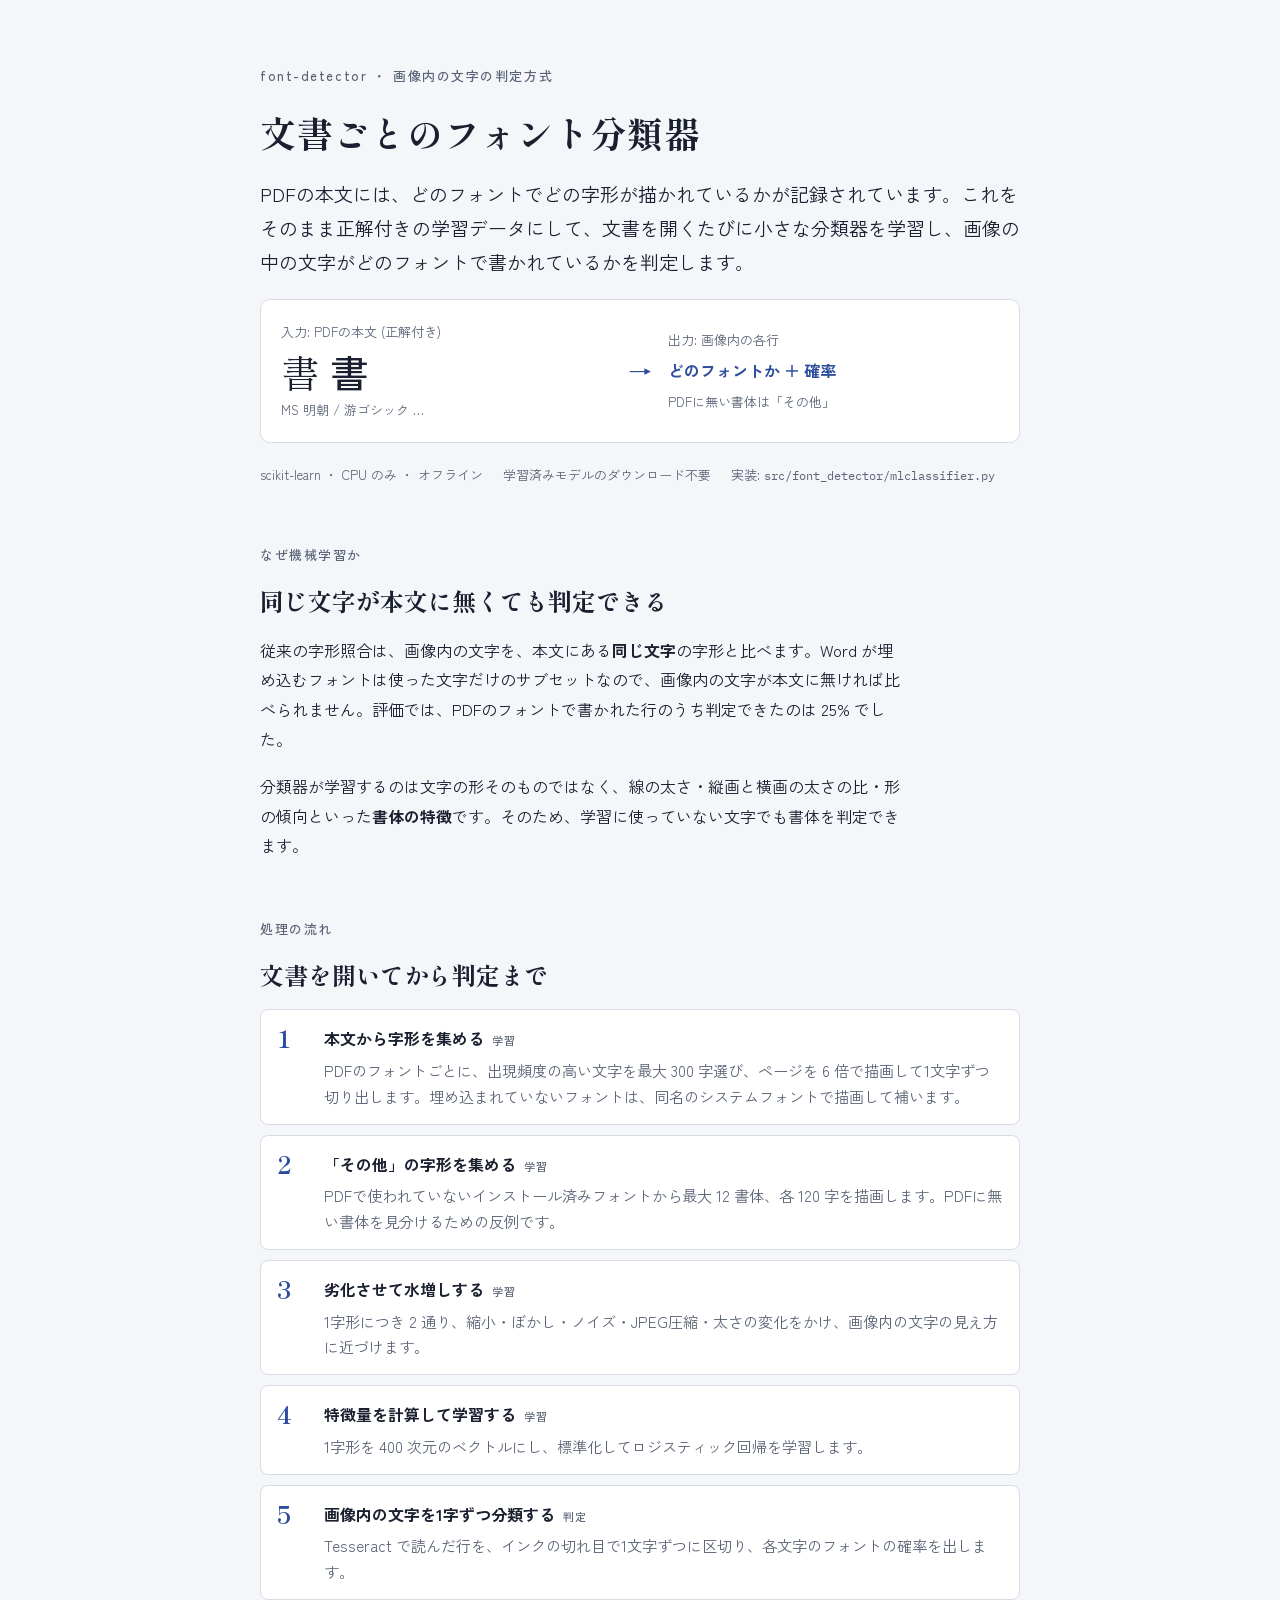
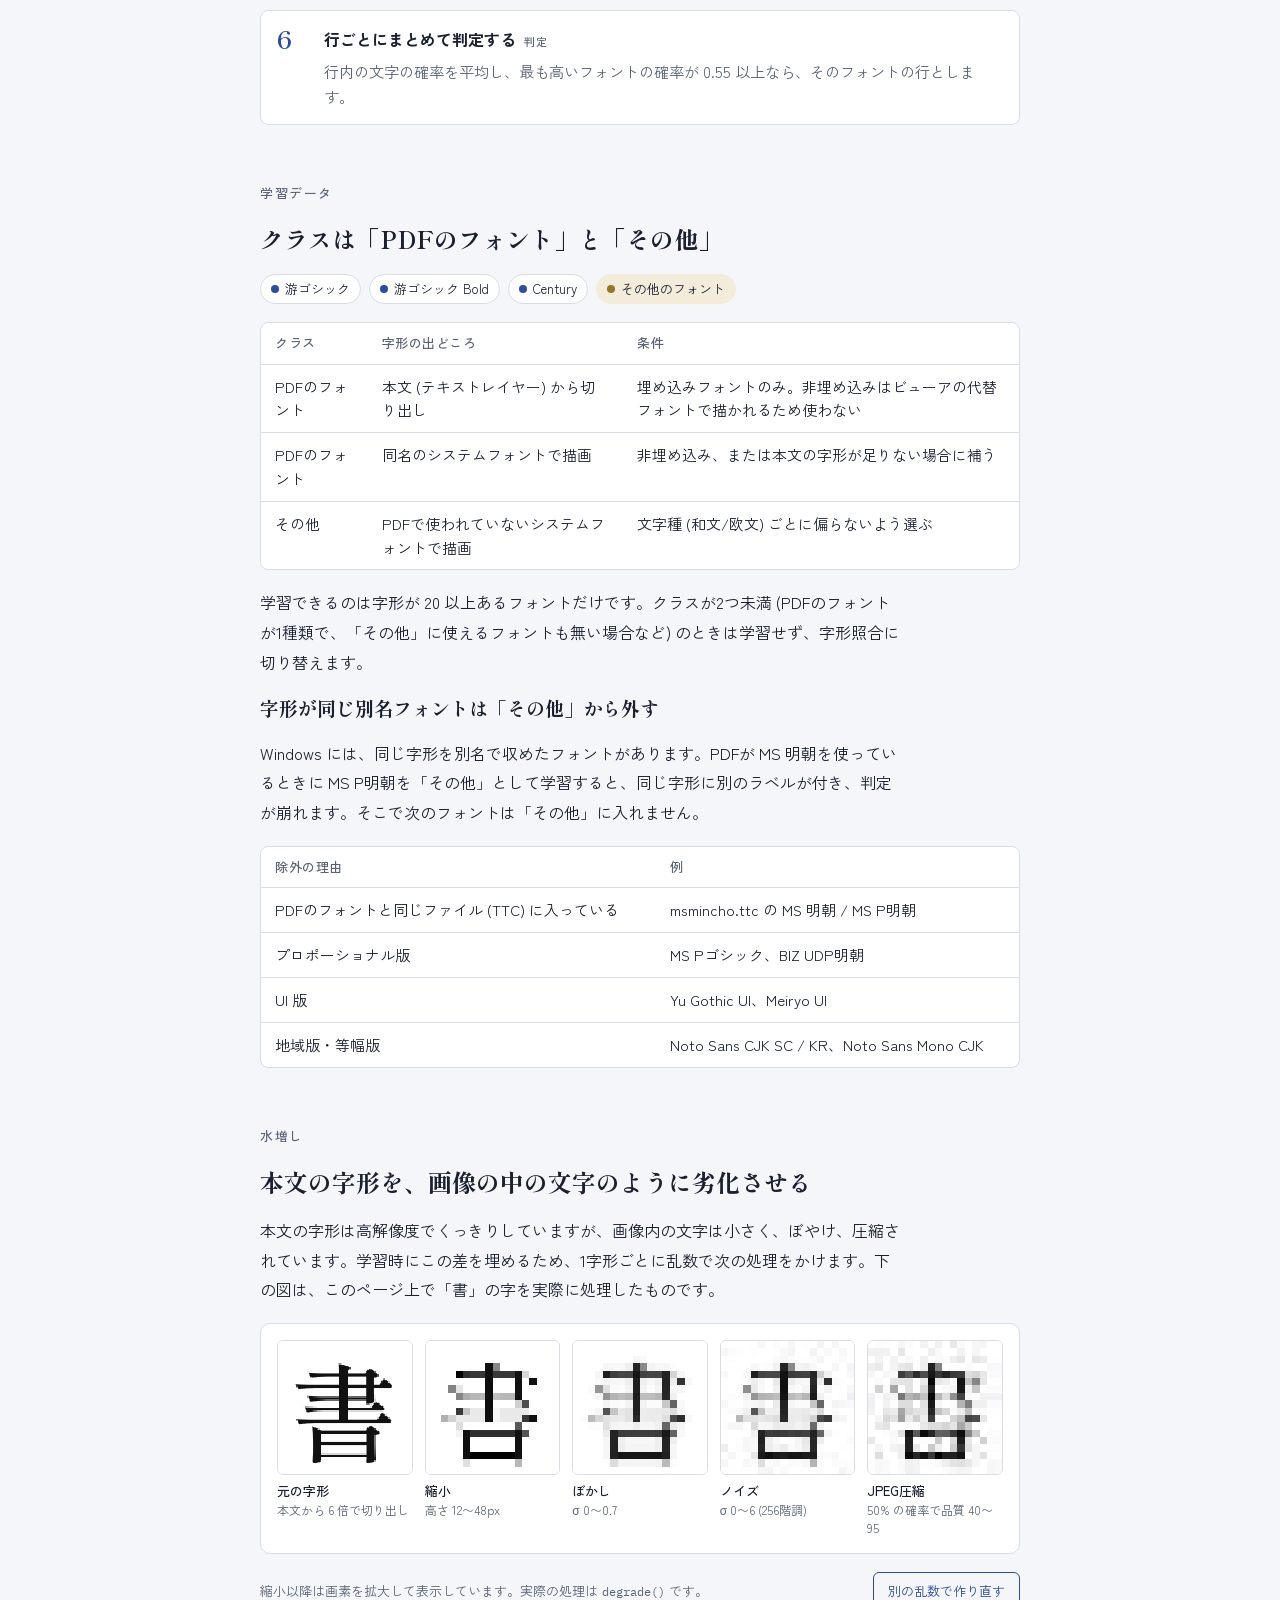
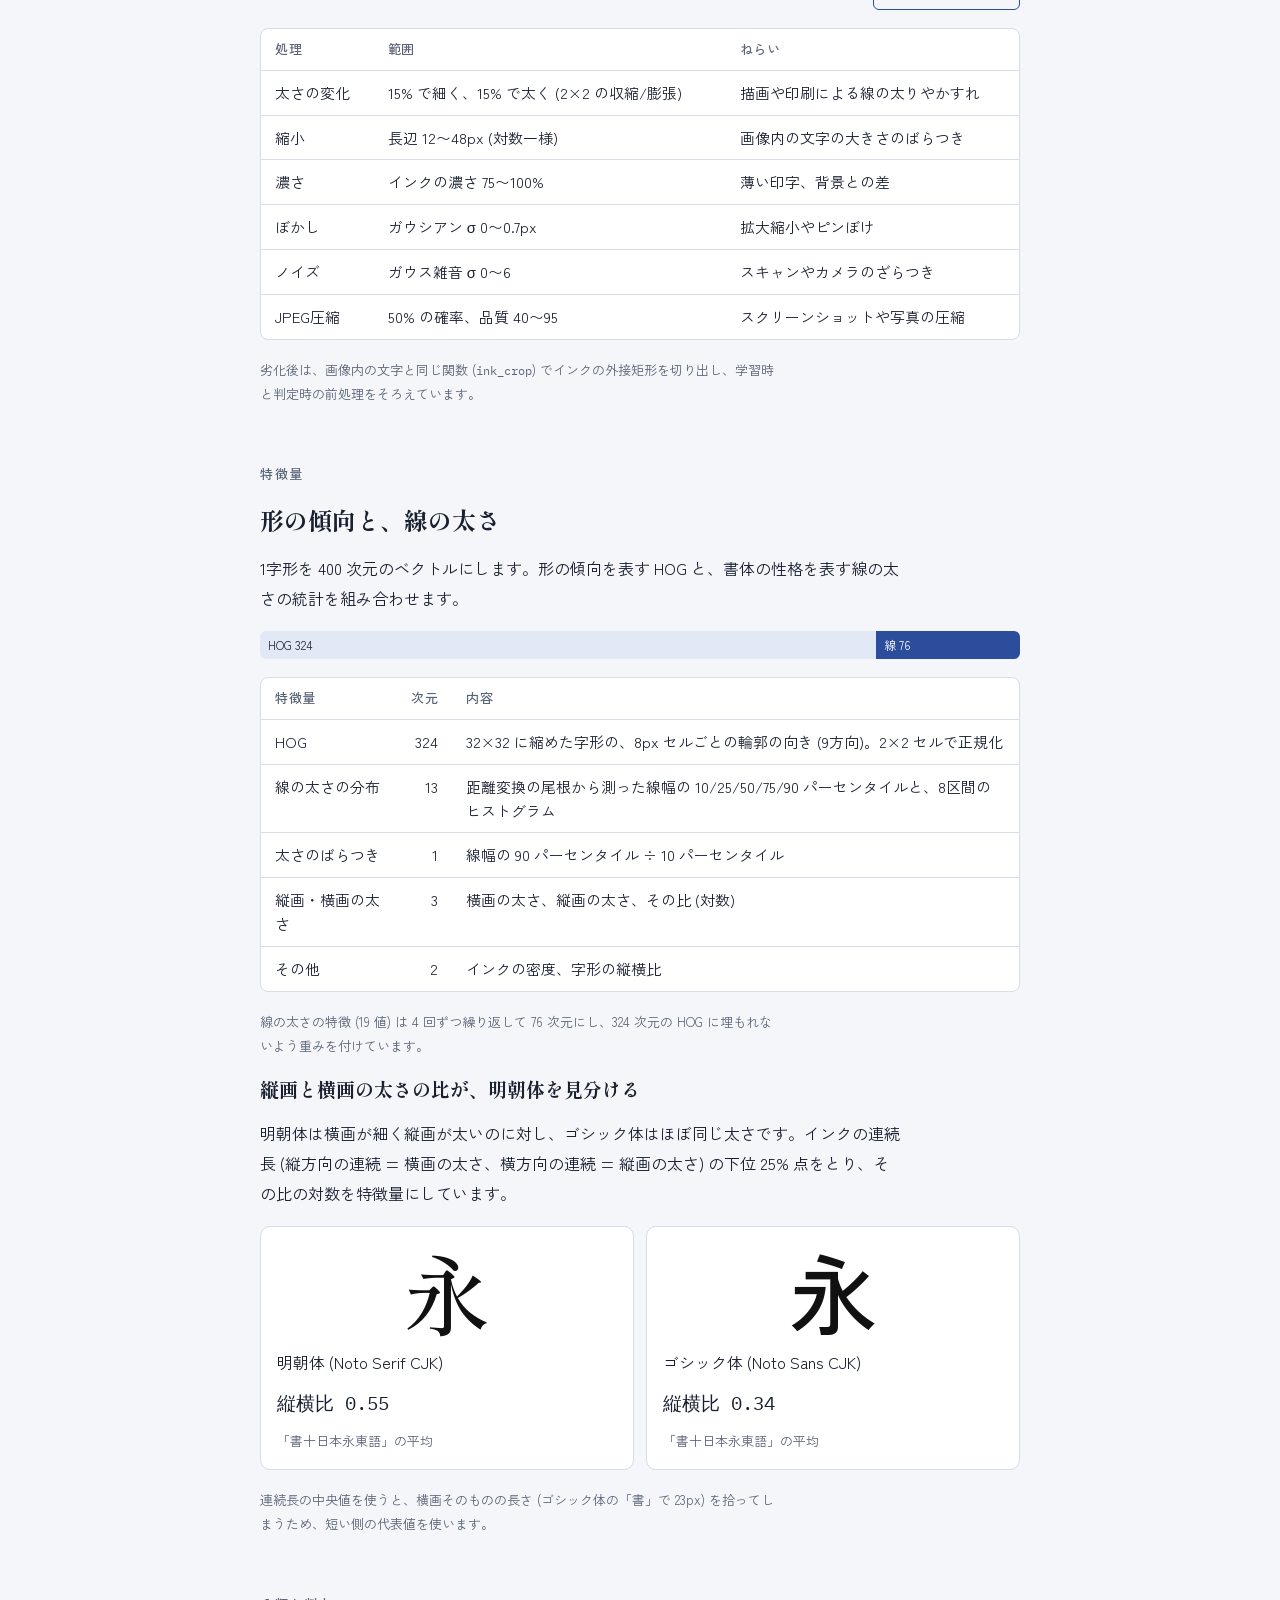
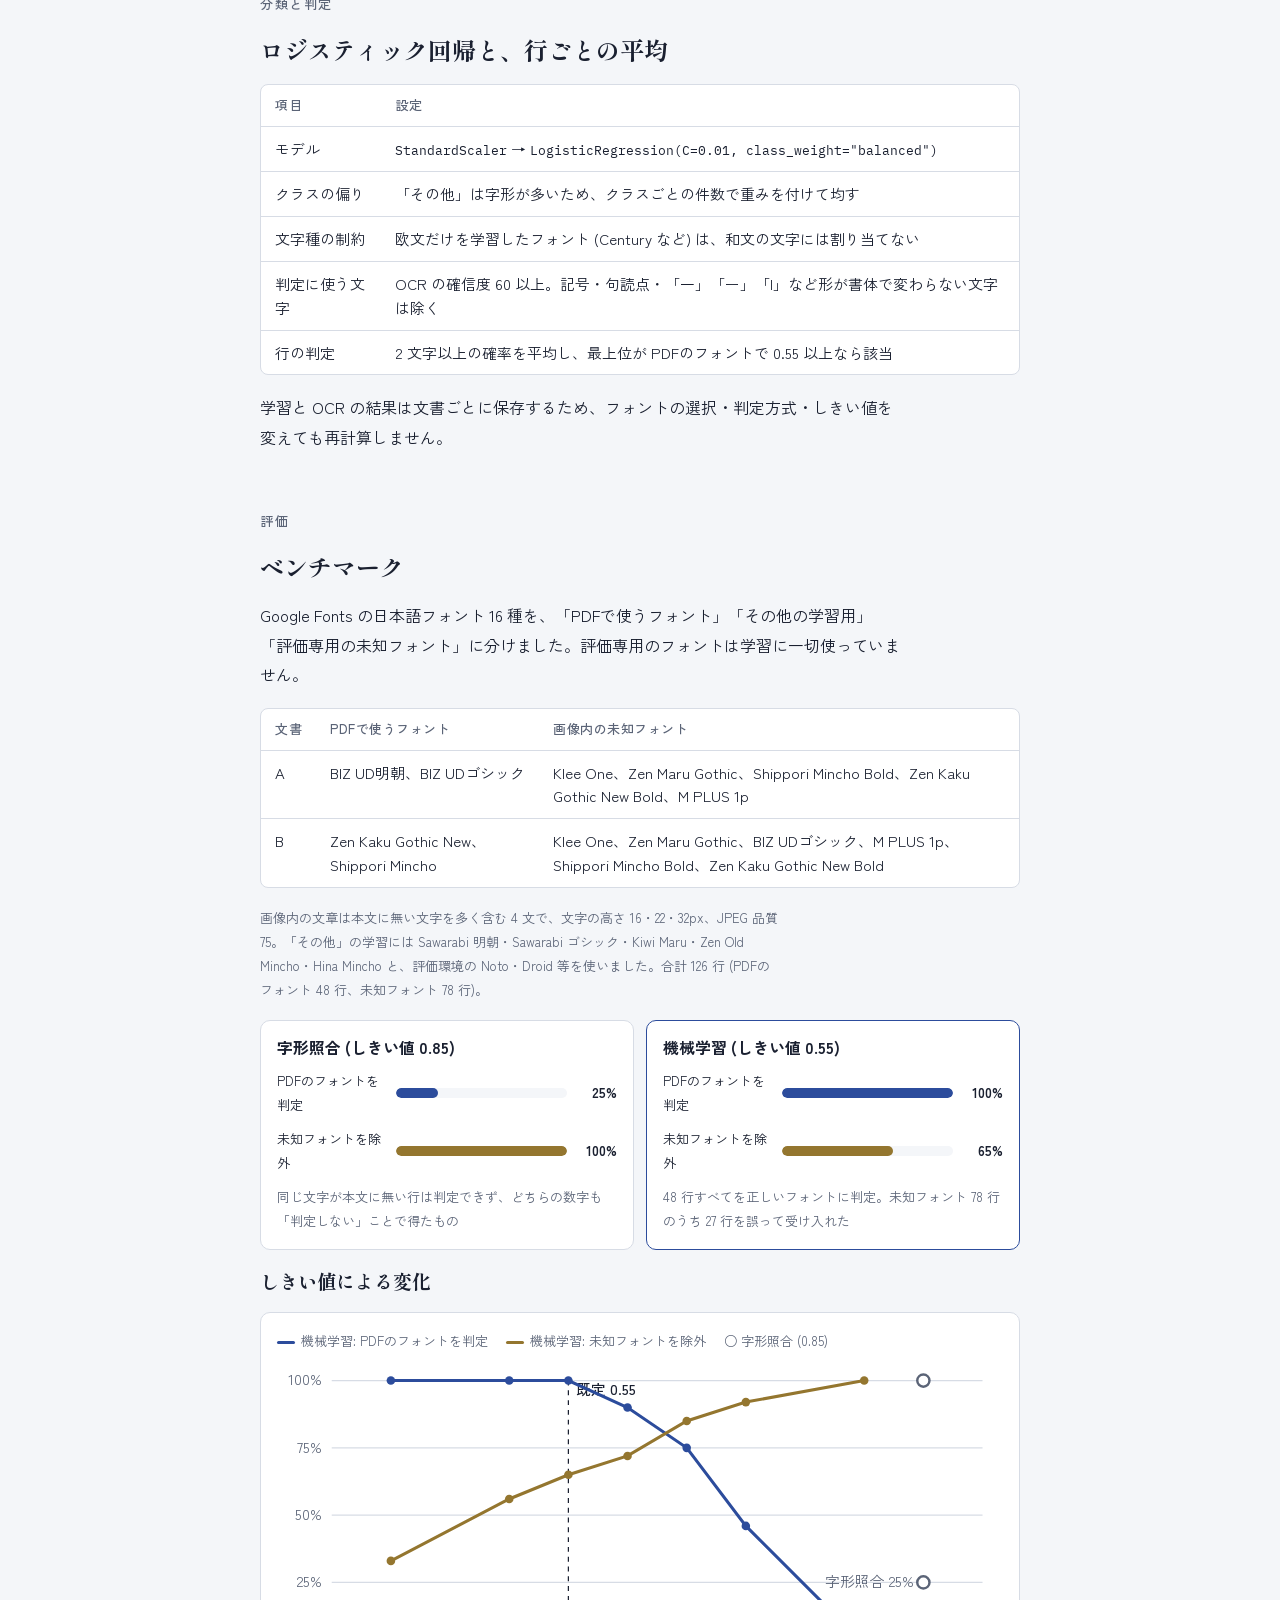
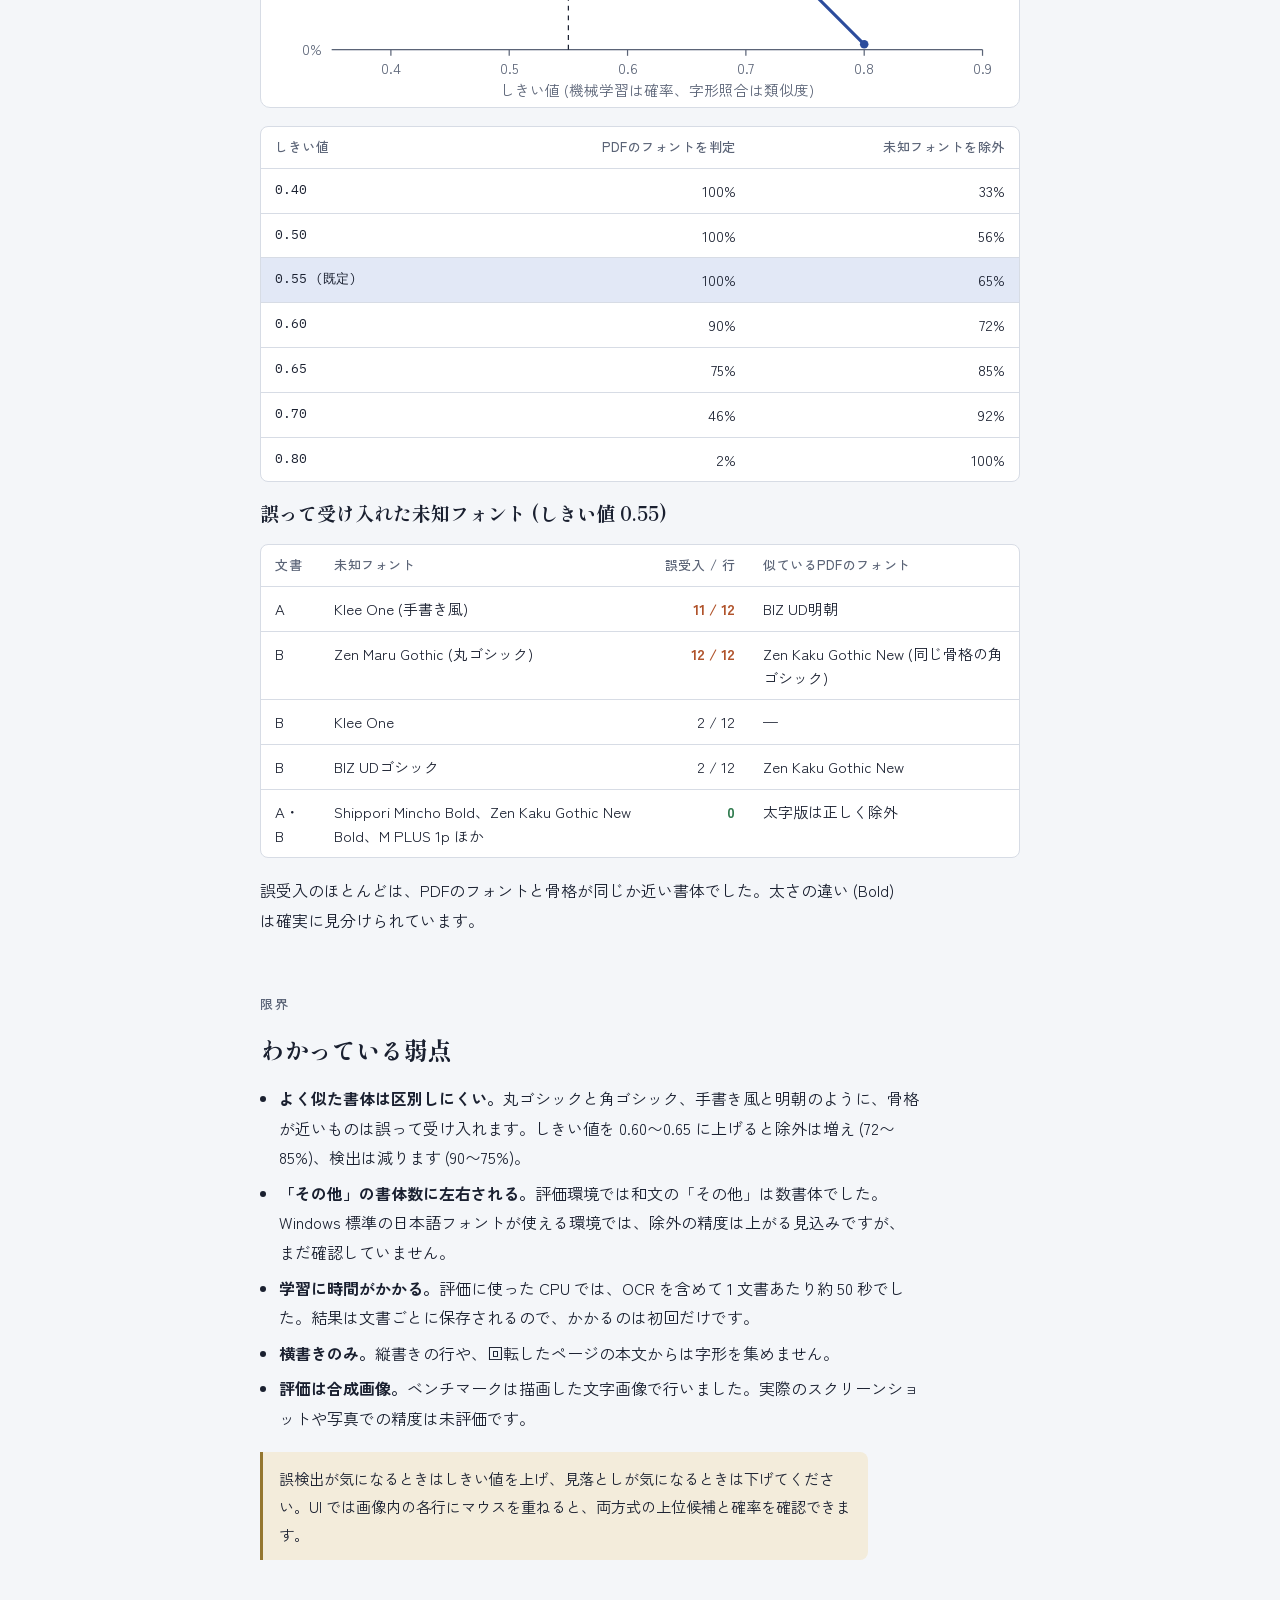
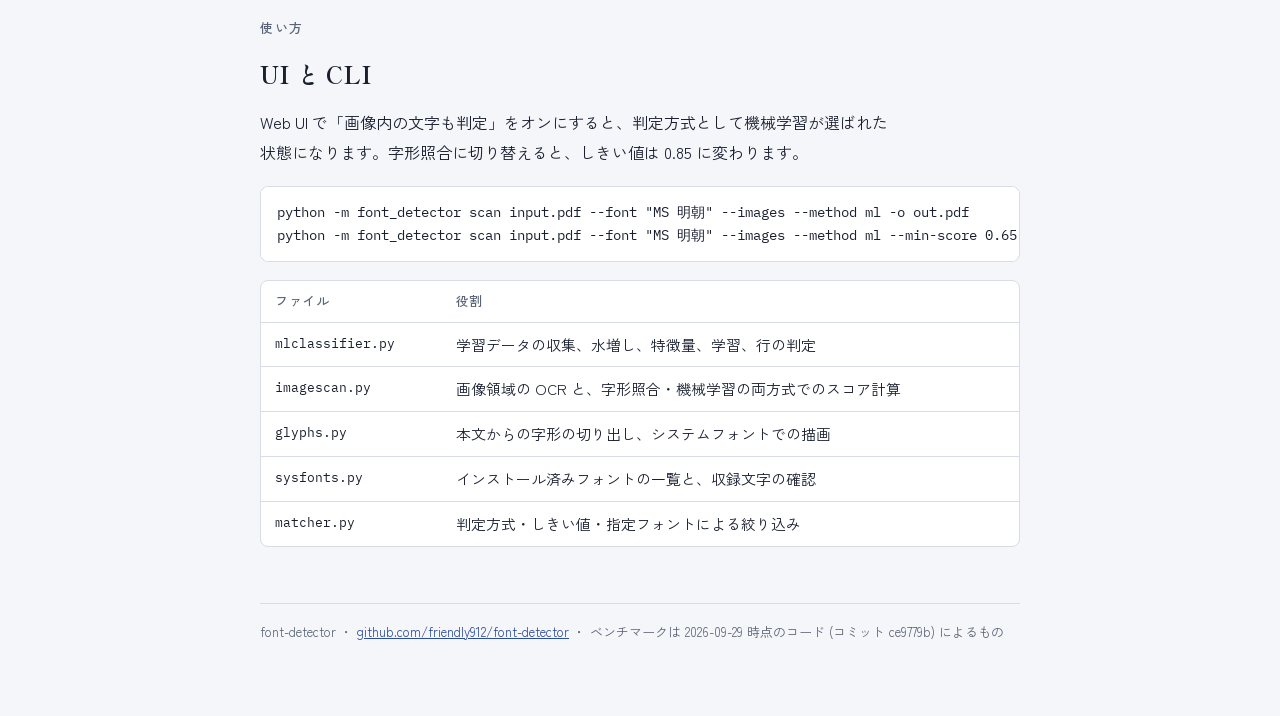
<file: docs/ml-method.html>
<!doctype html>
<html lang="ja">
<head>
<meta charset="utf-8">
<meta name="viewport" content="width=device-width, initial-scale=1, viewport-fit=cover">
<title>文書ごとのフォント分類器</title>
<link rel="preconnect" href="https://fonts.googleapis.com">
<link rel="preconnect" href="https://fonts.gstatic.com" crossorigin>
<link rel="stylesheet" href="https://fonts.googleapis.com/css2?family=Shippori+Mincho:wght@500;700&family=Zen+Kaku+Gothic+New:wght@400;500;700&family=IBM+Plex+Mono:wght@400;500&display=swap">
<style>
/* レイアウト: 1段組の技術解説。本文は明朝の見出しとゴシックの本文で、明朝/ゴシックの対比そのものを見せる */
:root {
  --paper: #f4f6f9;
  --surface: #ffffff;
  --ink: #1a2030;
  --muted: #5b6477;
  --line: #d7dce5;
  --accent: #2c4c9c;
  --accent-soft: #e2e8f6;
  --other: #94762f;
  --other-soft: #f3ecdb;
  --good: #2e7a4d;
  --warn: #b0532b;
  --specimen-bg: #ffffff;
  --specimen-ink: #111111;
  --font-display: "Shippori Mincho", "Hiragino Mincho ProN", "Yu Mincho", serif;
  --font-body: "Zen Kaku Gothic New", "Hiragino Sans", "Yu Gothic", "Meiryo", sans-serif;
  --font-mono: "IBM Plex Mono", ui-monospace, "SFMono-Regular", Consolas, monospace;
  --step--1: 0.8125rem;
  --step-0: 1rem;
  --step-1: 1.1875rem;
  --step-2: 1.5rem;
  --step-3: 2.25rem;
}
@media (prefers-color-scheme: dark) {
  :root:not([data-theme="light"]) {
    --paper: #11141b;
    --surface: #191e28;
    --ink: #e5e8ef;
    --muted: #99a2b4;
    --line: #2c3341;
    --accent: #8fa9ee;
    --accent-soft: #212a40;
    --other: #d4b46c;
    --other-soft: #2c2719;
    --good: #6cc190;
    --warn: #e58a62;
    color-scheme: dark;
  }
}
:root[data-theme="dark"] {
  --paper: #11141b;
  --surface: #191e28;
  --ink: #e5e8ef;
  --muted: #99a2b4;
  --line: #2c3341;
  --accent: #8fa9ee;
  --accent-soft: #212a40;
  --other: #d4b46c;
  --other-soft: #2c2719;
  --good: #6cc190;
  --warn: #e58a62;
  color-scheme: dark;
}

* { box-sizing: border-box; }
body {
  background: var(--paper);
  color: var(--ink);
  font-family: var(--font-body);
  font-size: var(--step-0);
  line-height: 1.85;
  padding-inline: 16px;
  padding-block: 0 64px;
}
.page { max-width: 760px; margin-inline: auto; display: flex; flex-direction: column; gap: 56px; }

h1, h2, h3 { font-family: var(--font-display); font-weight: 700; line-height: 1.35; text-wrap: balance; margin: 0; }
h1 { font-size: var(--step-3); letter-spacing: 0.02em; }
h2 { font-size: var(--step-2); }
h3 { font-size: var(--step-1); }
p { margin: 0; }
code, .mono { font-family: var(--font-mono); font-size: 0.9em; }
code { background: var(--accent-soft); padding: 0.05em 0.35em; border-radius: 4px; }
a { color: var(--accent); }
a:focus-visible, button:focus-visible { outline: 2px solid var(--accent); outline-offset: 2px; }

.eyebrow {
  font-size: var(--step--1);
  letter-spacing: 0.12em;
  color: var(--muted);
  font-weight: 500;
}
section { display: flex; flex-direction: column; gap: 18px; }
section > p, section li { max-width: 40em; }
.lead { font-size: var(--step-1); line-height: 1.8; }
.muted { color: var(--muted); }
.small { font-size: var(--step--1); }

/* ---------- hero ---------- */
.hero { padding-top: 56px; display: flex; flex-direction: column; gap: 20px; }
.hero .meta { display: flex; flex-wrap: wrap; gap: 8px 20px; font-size: var(--step--1); color: var(--muted); }
.thesis {
  display: grid;
  grid-template-columns: 1fr auto 1fr;
  align-items: center;
  gap: 16px;
  padding: 20px;
  background: var(--surface);
  border: 1px solid var(--line);
  border-radius: 10px;
}
.thesis .side { display: flex; flex-direction: column; gap: 4px; min-width: 0; }
.thesis .label { font-size: var(--step--1); color: var(--muted); }
.thesis .glyphs { font-size: 2.4rem; line-height: 1.2; }
.thesis .glyphs .m { font-family: var(--font-display); }
.thesis .glyphs .g { font-family: var(--font-body); font-weight: 500; }
.thesis .arrow { font-size: 1.5rem; color: var(--accent); }
.thesis .out { font-weight: 700; color: var(--accent); }

/* ---------- pipeline ---------- */
.steps { list-style: none; margin: 0; padding: 0; display: grid; gap: 10px; counter-reset: step; }
.steps li {
  counter-increment: step;
  display: grid;
  grid-template-columns: 2.2rem 1fr;
  gap: 4px 12px;
  padding: 14px 16px;
  background: var(--surface);
  border: 1px solid var(--line);
  border-radius: 8px;
  max-width: none;
}
.steps li::before {
  content: counter(step);
  grid-row: span 2;
  font-family: var(--font-display);
  font-size: var(--step-2);
  font-weight: 700;
  color: var(--accent);
  line-height: 1.2;
}
.steps .t { font-weight: 700; }
.steps .d { color: var(--muted); font-size: 0.95rem; line-height: 1.7; }
.steps .phase {
  font-size: 11px;
  letter-spacing: 0.1em;
  color: var(--muted);
  margin-left: 8px;
  font-weight: 500;
}

/* ---------- tables ---------- */
.table-wrap { overflow-x: auto; border: 1px solid var(--line); border-radius: 8px; background: var(--surface); }
table { border-collapse: collapse; width: 100%; font-size: 0.93rem; line-height: 1.6; }
th, td { text-align: left; padding: 10px 14px; border-bottom: 1px solid var(--line); vertical-align: top; }
tr:last-child td { border-bottom: 0; }
th { font-size: var(--step--1); color: var(--muted); font-weight: 500; letter-spacing: 0.04em; white-space: nowrap; }
td.num, th.num { text-align: right; font-variant-numeric: tabular-nums; white-space: nowrap; }
td .mono { white-space: nowrap; }
.hl td { background: var(--accent-soft); }
.bad { color: var(--warn); font-weight: 700; }
.ok { color: var(--good); font-weight: 700; }

/* ---------- class chips ---------- */
.chips { display: flex; flex-wrap: wrap; gap: 8px; }
.chip {
  display: inline-flex; align-items: center; gap: 6px;
  padding: 2px 10px; border-radius: 999px; font-size: var(--step--1);
  border: 1px solid var(--line); background: var(--surface);
}
.chip::before { content: ""; width: 8px; height: 8px; border-radius: 50%; background: var(--accent); }
.chip.other { background: var(--other-soft); border-color: transparent; }
.chip.other::before { background: var(--other); }

/* ---------- specimen (augmentation demo) ---------- */
.specimen {
  display: grid;
  grid-template-columns: repeat(5, minmax(0, 1fr));
  gap: 12px;
  padding: 16px;
  background: var(--surface);
  border: 1px solid var(--line);
  border-radius: 10px;
}
.specimen figure { margin: 0; display: flex; flex-direction: column; gap: 6px; min-width: 0; }
.specimen canvas {
  width: 100%;
  aspect-ratio: 1;
  max-width: 100%;
  background: var(--specimen-bg);
  border: 1px solid var(--line);
  border-radius: 6px;
  image-rendering: pixelated;
}
.specimen figcaption { font-size: 12px; line-height: 1.5; color: var(--muted); }
.specimen figcaption b { display: block; color: var(--ink); font-weight: 500; font-size: 13px; }
.specimen-foot { display: flex; justify-content: space-between; align-items: center; gap: 12px; flex-wrap: wrap; }
.button {
  font: inherit; font-size: var(--step--1);
  padding: 6px 14px; border-radius: 6px; cursor: pointer;
  border: 1px solid var(--accent); background: transparent; color: var(--accent);
}
.button:hover { background: var(--accent-soft); }

/* ---------- feature contrast figure ---------- */
.contrast {
  display: grid; grid-template-columns: 1fr 1fr; gap: 12px;
}
.contrast .card {
  background: var(--surface); border: 1px solid var(--line); border-radius: 10px;
  padding: 16px; display: flex; flex-direction: column; gap: 8px; min-width: 0;
}
.contrast .big { font-size: 5.5rem; line-height: 1.1; text-align: center; background: var(--specimen-bg); color: var(--specimen-ink); border-radius: 6px; }
.contrast .card:first-child .big { font-family: var(--font-display); font-weight: 500; }
.contrast .card:last-child .big { font-family: var(--font-body); font-weight: 500; }
.contrast .val { font-variant-numeric: tabular-nums; font-family: var(--font-mono); font-size: var(--step-1); }
.dims { display: grid; grid-template-columns: 324fr 76fr; height: 28px; border-radius: 6px; overflow: hidden; font-size: 12px; }
.dims span { display: flex; align-items: center; padding-inline: 8px; white-space: nowrap; overflow: hidden; }
.dims .hog { background: var(--accent-soft); color: var(--ink); }
.dims .stroke { background: var(--accent); color: var(--surface); }

/* ---------- chart ---------- */
.chart { background: var(--surface); border: 1px solid var(--line); border-radius: 10px; padding: 12px 12px 4px; overflow-x: auto; }
.chart svg { display: block; width: 100%; min-width: 480px; height: auto; }
.chart text { fill: var(--muted); font-family: var(--font-body); font-size: 12px; }
.chart .grid { stroke: var(--line); stroke-width: 1; }
.chart .axis { stroke: var(--muted); stroke-width: 1; }
.chart .recall { stroke: var(--accent); fill: none; stroke-width: 2.5; }
.chart .reject { stroke: var(--other); fill: none; stroke-width: 2.5; }
.chart .dot-recall { fill: var(--accent); }
.chart .dot-reject { fill: var(--other); }
.chart .tmpl { fill: var(--surface); stroke: var(--muted); stroke-width: 2; }
.chart .default { stroke: var(--ink); stroke-dasharray: 4 4; stroke-width: 1; }
.chart .strong { fill: var(--ink); font-weight: 500; }
.legend { display: flex; flex-wrap: wrap; gap: 6px 18px; font-size: var(--step--1); color: var(--muted); padding: 4px 4px 8px; }
.legend i { display: inline-block; width: 18px; height: 3px; vertical-align: middle; margin-right: 6px; border-radius: 2px; }

/* ---------- result summary ---------- */
.results { display: grid; grid-template-columns: repeat(2, minmax(0, 1fr)); gap: 12px; }
.result { background: var(--surface); border: 1px solid var(--line); border-radius: 10px; padding: 16px; display: flex; flex-direction: column; gap: 10px; min-width: 0; }
.result.ml { border-color: var(--accent); }
.result h3 { font-size: var(--step-0); font-family: var(--font-body); }
.bar-row { display: grid; grid-template-columns: 8.5em 1fr 3.2em; gap: 8px; align-items: center; font-size: var(--step--1); }
.bar { height: 10px; background: var(--paper); border-radius: 5px; overflow: hidden; }
.bar b { display: block; height: 100%; border-radius: 5px; }
.bar .r { background: var(--accent); }
.bar .x { background: var(--other); }
.bar-row .num { text-align: right; font-variant-numeric: tabular-nums; font-weight: 700; }

ul.plain { margin: 0; padding-left: 1.2em; display: flex; flex-direction: column; gap: 6px; }
pre {
  margin: 0; padding: 14px 16px; overflow-x: auto;
  background: var(--surface); border: 1px solid var(--line); border-radius: 8px;
  font-family: var(--font-mono); font-size: 0.85rem; line-height: 1.7;
}
.note {
  border-left: 3px solid var(--other);
  background: var(--other-soft);
  padding: 12px 16px;
  border-radius: 0 8px 8px 0;
  font-size: 0.95rem;
}
footer { border-top: 1px solid var(--line); padding-top: 16px; font-size: var(--step--1); color: var(--muted); }

@media (max-width: 620px) {
  :root { --step-3: 1.75rem; --step-2: 1.3rem; }
  .thesis { grid-template-columns: 1fr; text-align: left; }
  .thesis .arrow { transform: rotate(90deg); justify-self: start; }
  .specimen { grid-template-columns: repeat(3, minmax(0, 1fr)); }
  .contrast, .results { grid-template-columns: 1fr; }
  .contrast .big { font-size: 4.5rem; }
}
@media (prefers-reduced-motion: reduce) { * { transition: none !important; animation: none !important; } }
</style>
</head>
<body>
<main class="page">

  <header class="hero">
    <span class="eyebrow">font-detector ・ 画像内の文字の判定方式</span>
    <h1>文書ごとのフォント分類器</h1>
    <p class="lead">PDFの本文には、どのフォントでどの字形が描かれているかが記録されています。これをそのまま正解付きの学習データにして、文書を開くたびに小さな分類器を学習し、画像の中の文字がどのフォントで書かれているかを判定します。</p>
    <div class="thesis" aria-label="手法の概要">
      <div class="side">
        <span class="label">入力: PDFの本文 (正解付き)</span>
        <span class="glyphs"><span class="m">書</span> <span class="g">書</span></span>
        <span class="small muted">MS 明朝 / 游ゴシック …</span>
      </div>
      <span class="arrow" aria-hidden="true">→</span>
      <div class="side">
        <span class="label">出力: 画像内の各行</span>
        <span class="out">どのフォントか ＋ 確率</span>
        <span class="small muted">PDFに無い書体は「その他」</span>
      </div>
    </div>
    <div class="meta">
      <span>scikit-learn ・ CPU のみ ・ オフライン</span>
      <span>学習済みモデルのダウンロード不要</span>
      <span>実装: <span class="mono">src/font_detector/mlclassifier.py</span></span>
    </div>
  </header>

  <section>
    <span class="eyebrow">なぜ機械学習か</span>
    <h2>同じ文字が本文に無くても判定できる</h2>
    <p>従来の字形照合は、画像内の文字を、本文にある<strong>同じ文字</strong>の字形と比べます。Word が埋め込むフォントは使った文字だけのサブセットなので、画像内の文字が本文に無ければ比べられません。評価では、PDFのフォントで書かれた行のうち判定できたのは 25% でした。</p>
    <p>分類器が学習するのは文字の形そのものではなく、線の太さ・縦画と横画の太さの比・形の傾向といった<strong>書体の特徴</strong>です。そのため、学習に使っていない文字でも書体を判定できます。</p>
  </section>

  <section>
    <span class="eyebrow">処理の流れ</span>
    <h2>文書を開いてから判定まで</h2>
    <ol class="steps">
      <li><span class="t">本文から字形を集める<span class="phase">学習</span></span>
        <span class="d">PDFのフォントごとに、出現頻度の高い文字を最大 300 字選び、ページを 6 倍で描画して1文字ずつ切り出します。埋め込まれていないフォントは、同名のシステムフォントで描画して補います。</span></li>
      <li><span class="t">「その他」の字形を集める<span class="phase">学習</span></span>
        <span class="d">PDFで使われていないインストール済みフォントから最大 12 書体、各 120 字を描画します。PDFに無い書体を見分けるための反例です。</span></li>
      <li><span class="t">劣化させて水増しする<span class="phase">学習</span></span>
        <span class="d">1字形につき 2 通り、縮小・ぼかし・ノイズ・JPEG圧縮・太さの変化をかけ、画像内の文字の見え方に近づけます。</span></li>
      <li><span class="t">特徴量を計算して学習する<span class="phase">学習</span></span>
        <span class="d">1字形を 400 次元のベクトルにし、標準化してロジスティック回帰を学習します。</span></li>
      <li><span class="t">画像内の文字を1字ずつ分類する<span class="phase">判定</span></span>
        <span class="d">Tesseract で読んだ行を、インクの切れ目で1文字ずつに区切り、各文字のフォントの確率を出します。</span></li>
      <li><span class="t">行ごとにまとめて判定する<span class="phase">判定</span></span>
        <span class="d">行内の文字の確率を平均し、最も高いフォントの確率が 0.55 以上なら、そのフォントの行とします。</span></li>
    </ol>
  </section>

  <section>
    <span class="eyebrow">学習データ</span>
    <h2>クラスは「PDFのフォント」と「その他」</h2>
    <div class="chips" aria-label="クラスの例">
      <span class="chip">游ゴシック</span>
      <span class="chip">游ゴシック Bold</span>
      <span class="chip">Century</span>
      <span class="chip other">その他のフォント</span>
    </div>
    <div class="table-wrap">
      <table>
        <thead><tr><th>クラス</th><th>字形の出どころ</th><th>条件</th></tr></thead>
        <tbody>
          <tr><td>PDFのフォント</td><td>本文 (テキストレイヤー) から切り出し</td><td>埋め込みフォントのみ。非埋め込みはビューアの代替フォントで描かれるため使わない</td></tr>
          <tr><td>PDFのフォント</td><td>同名のシステムフォントで描画</td><td>非埋め込み、または本文の字形が足りない場合に補う</td></tr>
          <tr><td>その他</td><td>PDFで使われていないシステムフォントで描画</td><td>文字種 (和文/欧文) ごとに偏らないよう選ぶ</td></tr>
        </tbody>
      </table>
    </div>
    <p>学習できるのは字形が 20 以上あるフォントだけです。クラスが2つ未満 (PDFのフォントが1種類で、「その他」に使えるフォントも無い場合など) のときは学習せず、字形照合に切り替えます。</p>
    <h3>字形が同じ別名フォントは「その他」から外す</h3>
    <p>Windows には、同じ字形を別名で収めたフォントがあります。PDFが MS 明朝を使っているときに MS P明朝を「その他」として学習すると、同じ字形に別のラベルが付き、判定が崩れます。そこで次のフォントは「その他」に入れません。</p>
    <div class="table-wrap">
      <table>
        <thead><tr><th>除外の理由</th><th>例</th></tr></thead>
        <tbody>
          <tr><td>PDFのフォントと同じファイル (TTC) に入っている</td><td>msmincho.ttc の MS 明朝 / MS P明朝</td></tr>
          <tr><td>プロポーショナル版</td><td>MS Pゴシック、BIZ UDP明朝</td></tr>
          <tr><td>UI 版</td><td>Yu Gothic UI、Meiryo UI</td></tr>
          <tr><td>地域版・等幅版</td><td>Noto Sans CJK SC / KR、Noto Sans Mono CJK</td></tr>
        </tbody>
      </table>
    </div>
  </section>

  <section>
    <span class="eyebrow">水増し</span>
    <h2>本文の字形を、画像の中の文字のように劣化させる</h2>
    <p>本文の字形は高解像度でくっきりしていますが、画像内の文字は小さく、ぼやけ、圧縮されています。学習時にこの差を埋めるため、1字形ごとに乱数で次の処理をかけます。下の図は、このページ上で「書」の字を実際に処理したものです。</p>
    <div class="specimen" id="specimen">
      <figure><canvas id="sp-0" width="96" height="96"></canvas><figcaption><b>元の字形</b>本文から 6 倍で切り出し</figcaption></figure>
      <figure><canvas id="sp-1" width="18" height="18"></canvas><figcaption><b>縮小</b>高さ 12〜48px</figcaption></figure>
      <figure><canvas id="sp-2" width="18" height="18"></canvas><figcaption><b>ぼかし</b>σ 0〜0.7</figcaption></figure>
      <figure><canvas id="sp-3" width="18" height="18"></canvas><figcaption><b>ノイズ</b>σ 0〜6 (256階調)</figcaption></figure>
      <figure><canvas id="sp-4" width="18" height="18"></canvas><figcaption><b>JPEG圧縮</b>50% の確率で品質 40〜95</figcaption></figure>
    </div>
    <div class="specimen-foot">
      <span class="small muted">縮小以降は画素を拡大して表示しています。実際の処理は <span class="mono">degrade()</span> です。</span>
      <button class="button" id="reroll" type="button">別の乱数で作り直す</button>
    </div>
    <div class="table-wrap">
      <table>
        <thead><tr><th>処理</th><th>範囲</th><th>ねらい</th></tr></thead>
        <tbody>
          <tr><td>太さの変化</td><td>15% で細く、15% で太く (2×2 の収縮/膨張)</td><td>描画や印刷による線の太りやかすれ</td></tr>
          <tr><td>縮小</td><td>長辺 12〜48px (対数一様)</td><td>画像内の文字の大きさのばらつき</td></tr>
          <tr><td>濃さ</td><td>インクの濃さ 75〜100%</td><td>薄い印字、背景との差</td></tr>
          <tr><td>ぼかし</td><td>ガウシアン σ 0〜0.7px</td><td>拡大縮小やピンぼけ</td></tr>
          <tr><td>ノイズ</td><td>ガウス雑音 σ 0〜6</td><td>スキャンやカメラのざらつき</td></tr>
          <tr><td>JPEG圧縮</td><td>50% の確率、品質 40〜95</td><td>スクリーンショットや写真の圧縮</td></tr>
        </tbody>
      </table>
    </div>
    <p class="small muted">劣化後は、画像内の文字と同じ関数 (<span class="mono">ink_crop</span>) でインクの外接矩形を切り出し、学習時と判定時の前処理をそろえています。</p>
  </section>

  <section>
    <span class="eyebrow">特徴量</span>
    <h2>形の傾向と、線の太さ</h2>
    <p>1字形を 400 次元のベクトルにします。形の傾向を表す HOG と、書体の性格を表す線の太さの統計を組み合わせます。</p>
    <div class="dims" role="img" aria-label="特徴量400次元の内訳: HOG 324次元、線の太さ 76次元">
      <span class="hog">HOG 324</span><span class="stroke">線 76</span>
    </div>
    <div class="table-wrap">
      <table>
        <thead><tr><th>特徴量</th><th class="num">次元</th><th>内容</th></tr></thead>
        <tbody>
          <tr><td>HOG</td><td class="num">324</td><td>32×32 に縮めた字形の、8px セルごとの輪郭の向き (9方向)。2×2 セルで正規化</td></tr>
          <tr><td>線の太さの分布</td><td class="num">13</td><td>距離変換の尾根から測った線幅の 10/25/50/75/90 パーセンタイルと、8区間のヒストグラム</td></tr>
          <tr><td>太さのばらつき</td><td class="num">1</td><td>線幅の 90 パーセンタイル ÷ 10 パーセンタイル</td></tr>
          <tr><td>縦画・横画の太さ</td><td class="num">3</td><td>横画の太さ、縦画の太さ、その比 (対数)</td></tr>
          <tr><td>その他</td><td class="num">2</td><td>インクの密度、字形の縦横比</td></tr>
        </tbody>
      </table>
    </div>
    <p class="small muted">線の太さの特徴 (19 値) は 4 回ずつ繰り返して 76 次元にし、324 次元の HOG に埋もれないよう重みを付けています。</p>

    <h3>縦画と横画の太さの比が、明朝体を見分ける</h3>
    <p>明朝体は横画が細く縦画が太いのに対し、ゴシック体はほぼ同じ太さです。インクの連続長 (縦方向の連続 = 横画の太さ、横方向の連続 = 縦画の太さ) の下位 25% 点をとり、その比の対数を特徴量にしています。</p>
    <div class="contrast">
      <div class="card">
        <div class="big" aria-label="明朝体の永">永</div>
        <span>明朝体 (Noto Serif CJK)</span>
        <span class="val">縦横比 0.55</span>
        <span class="small muted">「書十日本永東語」の平均</span>
      </div>
      <div class="card">
        <div class="big" aria-label="ゴシック体の永">永</div>
        <span>ゴシック体 (Noto Sans CJK)</span>
        <span class="val">縦横比 0.34</span>
        <span class="small muted">「書十日本永東語」の平均</span>
      </div>
    </div>
    <p class="small muted">連続長の中央値を使うと、横画そのものの長さ (ゴシック体の「書」で 23px) を拾ってしまうため、短い側の代表値を使います。</p>
  </section>

  <section>
    <span class="eyebrow">分類と判定</span>
    <h2>ロジスティック回帰と、行ごとの平均</h2>
    <div class="table-wrap">
      <table>
        <thead><tr><th>項目</th><th>設定</th></tr></thead>
        <tbody>
          <tr><td>モデル</td><td><span class="mono">StandardScaler</span> → <span class="mono">LogisticRegression(C=0.01, class_weight="balanced")</span></td></tr>
          <tr><td>クラスの偏り</td><td>「その他」は字形が多いため、クラスごとの件数で重みを付けて均す</td></tr>
          <tr><td>文字種の制約</td><td>欧文だけを学習したフォント (Century など) は、和文の文字には割り当てない</td></tr>
          <tr><td>判定に使う文字</td><td>OCR の確信度 60 以上。記号・句読点・「一」「ー」「l」など形が書体で変わらない文字は除く</td></tr>
          <tr><td>行の判定</td><td>2 文字以上の確率を平均し、最上位が PDFのフォントで 0.55 以上なら該当</td></tr>
        </tbody>
      </table>
    </div>
    <p>学習と OCR の結果は文書ごとに保存するため、フォントの選択・判定方式・しきい値を変えても再計算しません。</p>
  </section>

  <section>
    <span class="eyebrow">評価</span>
    <h2>ベンチマーク</h2>
    <p>Google Fonts の日本語フォント 16 種を、「PDFで使うフォント」「その他の学習用」「評価専用の未知フォント」に分けました。評価専用のフォントは学習に一切使っていません。</p>
    <div class="table-wrap">
      <table>
        <thead><tr><th>文書</th><th>PDFで使うフォント</th><th>画像内の未知フォント</th></tr></thead>
        <tbody>
          <tr><td>A</td><td>BIZ UD明朝、BIZ UDゴシック</td><td>Klee One、Zen Maru Gothic、Shippori Mincho Bold、Zen Kaku Gothic New Bold、M PLUS 1p</td></tr>
          <tr><td>B</td><td>Zen Kaku Gothic New、Shippori Mincho</td><td>Klee One、Zen Maru Gothic、BIZ UDゴシック、M PLUS 1p、Shippori Mincho Bold、Zen Kaku Gothic New Bold</td></tr>
        </tbody>
      </table>
    </div>
    <p class="small muted">画像内の文章は本文に無い文字を多く含む 4 文で、文字の高さ 16・22・32px、JPEG 品質 75。「その他」の学習には Sawarabi 明朝・Sawarabi ゴシック・Kiwi Maru・Zen Old Mincho・Hina Mincho と、評価環境の Noto・Droid 等を使いました。合計 126 行 (PDFのフォント 48 行、未知フォント 78 行)。</p>

    <div class="results">
      <div class="result">
        <h3>字形照合 (しきい値 0.85)</h3>
        <div class="bar-row"><span>PDFのフォントを判定</span><span class="bar"><b class="r" style="width:25%"></b></span><span class="num">25%</span></div>
        <div class="bar-row"><span>未知フォントを除外</span><span class="bar"><b class="x" style="width:100%"></b></span><span class="num">100%</span></div>
        <span class="small muted">同じ文字が本文に無い行は判定できず、どちらの数字も「判定しない」ことで得たもの</span>
      </div>
      <div class="result ml">
        <h3>機械学習 (しきい値 0.55)</h3>
        <div class="bar-row"><span>PDFのフォントを判定</span><span class="bar"><b class="r" style="width:100%"></b></span><span class="num">100%</span></div>
        <div class="bar-row"><span>未知フォントを除外</span><span class="bar"><b class="x" style="width:65%"></b></span><span class="num">65%</span></div>
        <span class="small muted">48 行すべてを正しいフォントに判定。未知フォント 78 行のうち 27 行を誤って受け入れた</span>
      </div>
    </div>

    <h3>しきい値による変化</h3>
    <div class="chart">
      <div class="legend">
        <span><i style="background:var(--accent)"></i>機械学習: PDFのフォントを判定</span>
        <span><i style="background:var(--other)"></i>機械学習: 未知フォントを除外</span>
        <span>○ 字形照合 (0.85)</span>
      </div>
      <svg id="sweep" viewBox="0 0 600 280" role="img" aria-label="しきい値ごとの正答率と除外率のグラフ"></svg>
    </div>
    <div class="table-wrap">
      <table>
        <thead><tr><th>しきい値</th><th class="num">PDFのフォントを判定</th><th class="num">未知フォントを除外</th></tr></thead>
        <tbody id="sweep-table"></tbody>
      </table>
    </div>

    <h3>誤って受け入れた未知フォント (しきい値 0.55)</h3>
    <div class="table-wrap">
      <table>
        <thead><tr><th>文書</th><th>未知フォント</th><th class="num">誤受入 / 行</th><th>似ているPDFのフォント</th></tr></thead>
        <tbody>
          <tr><td>A</td><td>Klee One (手書き風)</td><td class="num bad">11 / 12</td><td>BIZ UD明朝</td></tr>
          <tr><td>B</td><td>Zen Maru Gothic (丸ゴシック)</td><td class="num bad">12 / 12</td><td>Zen Kaku Gothic New (同じ骨格の角ゴシック)</td></tr>
          <tr><td>B</td><td>Klee One</td><td class="num">2 / 12</td><td>—</td></tr>
          <tr><td>B</td><td>BIZ UDゴシック</td><td class="num">2 / 12</td><td>Zen Kaku Gothic New</td></tr>
          <tr><td>A・B</td><td>Shippori Mincho Bold、Zen Kaku Gothic New Bold、M PLUS 1p ほか</td><td class="num ok">0</td><td>太字版は正しく除外</td></tr>
        </tbody>
      </table>
    </div>
    <p>誤受入のほとんどは、PDFのフォントと骨格が同じか近い書体でした。太さの違い (Bold) は確実に見分けられています。</p>
  </section>

  <section>
    <span class="eyebrow">限界</span>
    <h2>わかっている弱点</h2>
    <ul class="plain">
      <li><strong>よく似た書体は区別しにくい。</strong>丸ゴシックと角ゴシック、手書き風と明朝のように、骨格が近いものは誤って受け入れます。しきい値を 0.60〜0.65 に上げると除外は増え (72〜85%)、検出は減ります (90〜75%)。</li>
      <li><strong>「その他」の書体数に左右される。</strong>評価環境では和文の「その他」は数書体でした。Windows 標準の日本語フォントが使える環境では、除外の精度は上がる見込みですが、まだ確認していません。</li>
      <li><strong>学習に時間がかかる。</strong>評価に使った CPU では、OCR を含めて 1 文書あたり約 50 秒でした。結果は文書ごとに保存されるので、かかるのは初回だけです。</li>
      <li><strong>横書きのみ。</strong>縦書きの行や、回転したページの本文からは字形を集めません。</li>
      <li><strong>評価は合成画像。</strong>ベンチマークは描画した文字画像で行いました。実際のスクリーンショットや写真での精度は未評価です。</li>
    </ul>
    <p class="note">誤検出が気になるときはしきい値を上げ、見落としが気になるときは下げてください。UI では画像内の各行にマウスを重ねると、両方式の上位候補と確率を確認できます。</p>
  </section>

  <section>
    <span class="eyebrow">使い方</span>
    <h2>UI と CLI</h2>
    <p>Web UI で「画像内の文字も判定」をオンにすると、判定方式として機械学習が選ばれた状態になります。字形照合に切り替えると、しきい値は 0.85 に変わります。</p>
    <pre>python -m font_detector scan input.pdf --font "MS 明朝" --images --method ml -o out.pdf
python -m font_detector scan input.pdf --font "MS 明朝" --images --method ml --min-score 0.65</pre>
    <div class="table-wrap">
      <table>
        <thead><tr><th>ファイル</th><th>役割</th></tr></thead>
        <tbody>
          <tr><td class="mono">mlclassifier.py</td><td>学習データの収集、水増し、特徴量、学習、行の判定</td></tr>
          <tr><td class="mono">imagescan.py</td><td>画像領域の OCR と、字形照合・機械学習の両方式でのスコア計算</td></tr>
          <tr><td class="mono">glyphs.py</td><td>本文からの字形の切り出し、システムフォントでの描画</td></tr>
          <tr><td class="mono">sysfonts.py</td><td>インストール済みフォントの一覧と、収録文字の確認</td></tr>
          <tr><td class="mono">matcher.py</td><td>判定方式・しきい値・指定フォントによる絞り込み</td></tr>
        </tbody>
      </table>
    </div>
  </section>

  <footer>font-detector ・ <a href="https://github.com/friendly912/font-detector" target="_blank" rel="noopener">github.com/friendly912/font-detector</a> ・ ベンチマークは 2026-09-29 時点のコード (コミット ce9779b) によるもの</footer>
</main>

<script>
(() => {
  // ---------- しきい値による変化 (ベンチマーク実測値) ----------
  const sweep = [
    { t: 0.40, recall: 100, reject: 33 },
    { t: 0.50, recall: 100, reject: 56 },
    { t: 0.55, recall: 100, reject: 65 },
    { t: 0.60, recall: 90, reject: 72 },
    { t: 0.65, recall: 75, reject: 85 },
    { t: 0.70, recall: 46, reject: 92 },
    { t: 0.80, recall: 2, reject: 100 },
  ];
  const template = { t: 0.85, recall: 25, reject: 100 };

  const tbody = document.getElementById("sweep-table");
  for (const r of sweep) {
    const tr = document.createElement("tr");
    if (r.t === 0.55) tr.className = "hl";
    tr.innerHTML = `<td class="mono">${r.t.toFixed(2)}${r.t === 0.55 ? " (既定)" : ""}</td>` +
      `<td class="num">${r.recall}%</td><td class="num">${r.reject}%</td>`;
    tbody.append(tr);
  }

  const svg = document.getElementById("sweep");
  const NS = "http://www.w3.org/2000/svg";
  const W = 600, H = 280, L = 48, R = 20, T = 16, B = 44;
  const x = (t) => L + ((t - 0.35) / (0.9 - 0.35)) * (W - L - R);
  const y = (v) => T + (1 - v / 100) * (H - T - B);
  const el = (name, attrs, text) => {
    const e = document.createElementNS(NS, name);
    for (const [k, v] of Object.entries(attrs)) e.setAttribute(k, v);
    if (text != null) e.textContent = text;
    svg.append(e);
    return e;
  };
  for (const v of [0, 25, 50, 75, 100]) {
    el("line", { x1: L, x2: W - R, y1: y(v), y2: y(v), class: "grid" });
    el("text", { x: L - 8, y: y(v) + 4, "text-anchor": "end" }, `${v}%`);
  }
  for (const t of [0.4, 0.5, 0.6, 0.7, 0.8, 0.9]) {
    el("line", { x1: x(t), x2: x(t), y1: H - B, y2: H - B + 5, class: "axis" });
    el("text", { x: x(t), y: H - B + 20, "text-anchor": "middle" }, t.toFixed(1));
  }
  el("line", { x1: L, x2: W - R, y1: H - B, y2: H - B, class: "axis" });
  el("text", { x: (L + W - R) / 2, y: H - 6, "text-anchor": "middle" }, "しきい値 (機械学習は確率、字形照合は類似度)");
  el("line", { x1: x(0.55), x2: x(0.55), y1: T, y2: H - B, class: "default" });
  el("text", { x: x(0.55) + 6, y: T + 12, class: "strong" }, "既定 0.55");
  const path = (key) => sweep.map((r, i) => `${i ? "L" : "M"}${x(r.t).toFixed(1)},${y(r[key]).toFixed(1)}`).join(" ");
  el("path", { d: path("recall"), class: "recall" });
  el("path", { d: path("reject"), class: "reject" });
  for (const r of sweep) {
    el("circle", { cx: x(r.t), cy: y(r.recall), r: 3.5, class: "dot-recall" });
    el("circle", { cx: x(r.t), cy: y(r.reject), r: 3.5, class: "dot-reject" });
  }
  el("circle", { cx: x(template.t), cy: y(template.recall), r: 5, class: "tmpl" });
  el("circle", { cx: x(template.t), cy: y(template.reject), r: 5, class: "tmpl" });
  el("text", { x: x(template.t) - 8, y: y(template.recall) + 4, "text-anchor": "end" }, "字形照合 25%");

  // ---------- 水増しの実演 (degrade() と同じ順序の処理をブラウザで再現) ----------
  let seed = 7;
  const rand = () => { seed = (seed * 1664525 + 1013904223) >>> 0; return seed / 4294967296; };
  const gauss = () => Math.sqrt(-2 * Math.log(rand() + 1e-9)) * Math.cos(2 * Math.PI * rand());
  const ctxOf = (id) => document.getElementById(id).getContext("2d", { willReadFrequently: true });

  function drawSource() {
    const ctx = ctxOf("sp-0");
    ctx.fillStyle = "#fff"; ctx.fillRect(0, 0, 96, 96);
    ctx.fillStyle = "#111";
    ctx.font = '500 78px "Shippori Mincho", "Hiragino Mincho ProN", "Yu Mincho", serif';
    ctx.textAlign = "center"; ctx.textBaseline = "middle";
    ctx.fillText("書", 48, 52);
    return ctx.canvas;
  }
  function copyTo(id, src) {
    const ctx = ctxOf(id);
    ctx.imageSmoothingEnabled = true; ctx.imageSmoothingQuality = "high";
    ctx.drawImage(src, 0, 0, ctx.canvas.width, ctx.canvas.height);
    return ctx;
  }
  function blur(ctx, sigma) {
    const { width: w, height: h } = ctx.canvas;
    const img = ctx.getImageData(0, 0, w, h), d = img.data, src = new Float32Array(w * h);
    for (let i = 0; i < w * h; i++) src[i] = d[i * 4];
    const k = [-1, 0, 1].map((o) => Math.exp(-(o * o) / (2 * sigma * sigma)));
    const ks = k[0] + k[1] + k[2];
    const pass = (a, dx, dy) => {
      const out = new Float32Array(w * h);
      for (let yy = 0; yy < h; yy++) for (let xx = 0; xx < w; xx++) {
        let s = 0;
        for (let o = -1; o <= 1; o++) {
          const sx = Math.min(w - 1, Math.max(0, xx + o * dx)), sy = Math.min(h - 1, Math.max(0, yy + o * dy));
          s += a[sy * w + sx] * k[o + 1];
        }
        out[yy * w + xx] = s / ks;
      }
      return out;
    };
    const res = pass(pass(src, 1, 0), 0, 1);
    for (let i = 0; i < w * h; i++) { d[i * 4] = d[i * 4 + 1] = d[i * 4 + 2] = res[i]; }
    ctx.putImageData(img, 0, 0);
  }
  function noise(ctx, sigma) {
    const { width: w, height: h } = ctx.canvas;
    const img = ctx.getImageData(0, 0, w, h), d = img.data;
    for (let i = 0; i < w * h; i++) {
      const v = Math.max(0, Math.min(255, d[i * 4] + gauss() * sigma));
      d[i * 4] = d[i * 4 + 1] = d[i * 4 + 2] = v;
    }
    ctx.putImageData(img, 0, 0);
  }
  function jpeg(fromCtx, id, quality) {
    return new Promise((resolve) => {
      const im = new Image();
      im.onload = () => { const c = ctxOf(id); c.drawImage(im, 0, 0); resolve(); };
      im.onerror = () => { ctxOf(id).drawImage(fromCtx.canvas, 0, 0); resolve(); };
      im.src = fromCtx.canvas.toDataURL("image/jpeg", quality);
    });
  }
  async function render() {
    const src = drawSource();
    const small = copyTo("sp-1", src);
    const b = copyTo("sp-2", small.canvas); blur(b, 0.3 + rand() * 0.4);
    const n = copyTo("sp-3", b.canvas); noise(n, 3 + rand() * 3);
    await jpeg(n, "sp-4", 0.4 + rand() * 0.2);
  }

  const start = () => render().catch(() => {});
  if (document.fonts && document.fonts.load) {
    document.fonts.load('500 78px "Shippori Mincho"', "書").then(start, start);
  } else {
    start();
  }
  document.getElementById("reroll").addEventListener("click", () => { seed = (seed * 31 + 17) >>> 0; start(); });
})();
</script>
</body>
</html>
</file>
